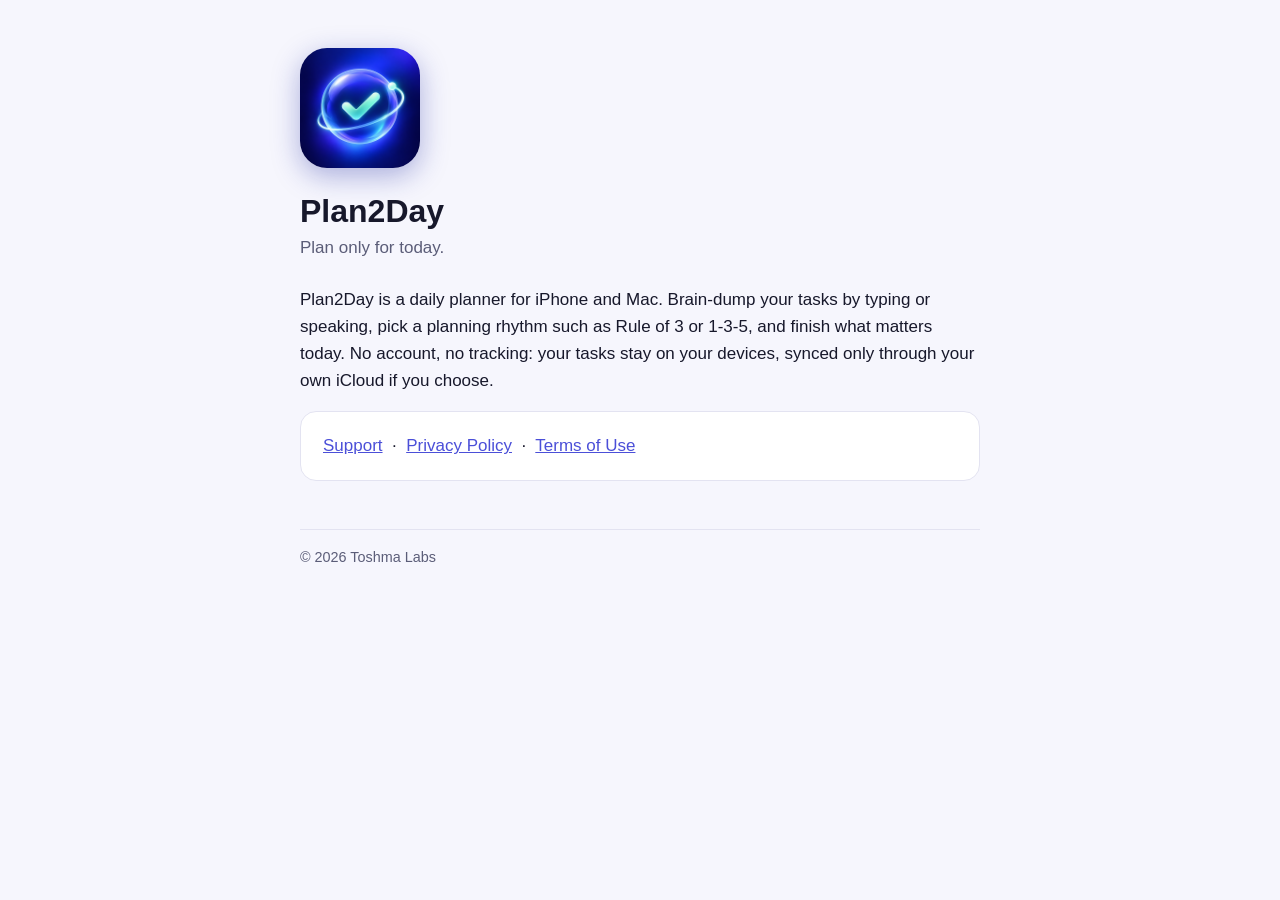
<file: index.html>
<!DOCTYPE html>
<html lang="en">
<head>
<meta charset="utf-8">
<meta name="viewport" content="width=device-width, initial-scale=1">
<title>Plan2Day — Plan only for today</title>
<meta name="description" content="Plan2Day is a private daily planner for iPhone. Brain-dump your tasks, pick a planning rhythm, and finish what matters today.">
<link rel="icon" type="image/png" href="favicon.png">
<link rel="apple-touch-icon" href="apple-touch-icon.png">
<link rel="stylesheet" href="style.css">
</head>
<body>
<main>
<img class="hero-icon" src="icon-512.png" alt="Plan2Day app icon">
<h1>Plan2Day</h1>
<p class="meta">Plan only for today.</p>
<p>Plan2Day is a daily planner for iPhone and Mac. Brain-dump your tasks by typing or speaking, pick a planning rhythm such as Rule of 3 or 1-3-5, and finish what matters today. No account, no tracking: your tasks stay on your devices, synced only through your own iCloud if you choose.</p>
<div class="card">
<a href="support/">Support</a> &nbsp;·&nbsp; <a href="privacy/">Privacy Policy</a> &nbsp;·&nbsp; <a href="terms/">Terms of Use</a>
</div>
<footer>© 2026 Toshma Labs</footer>
</main>
</body>
</html>
</file>
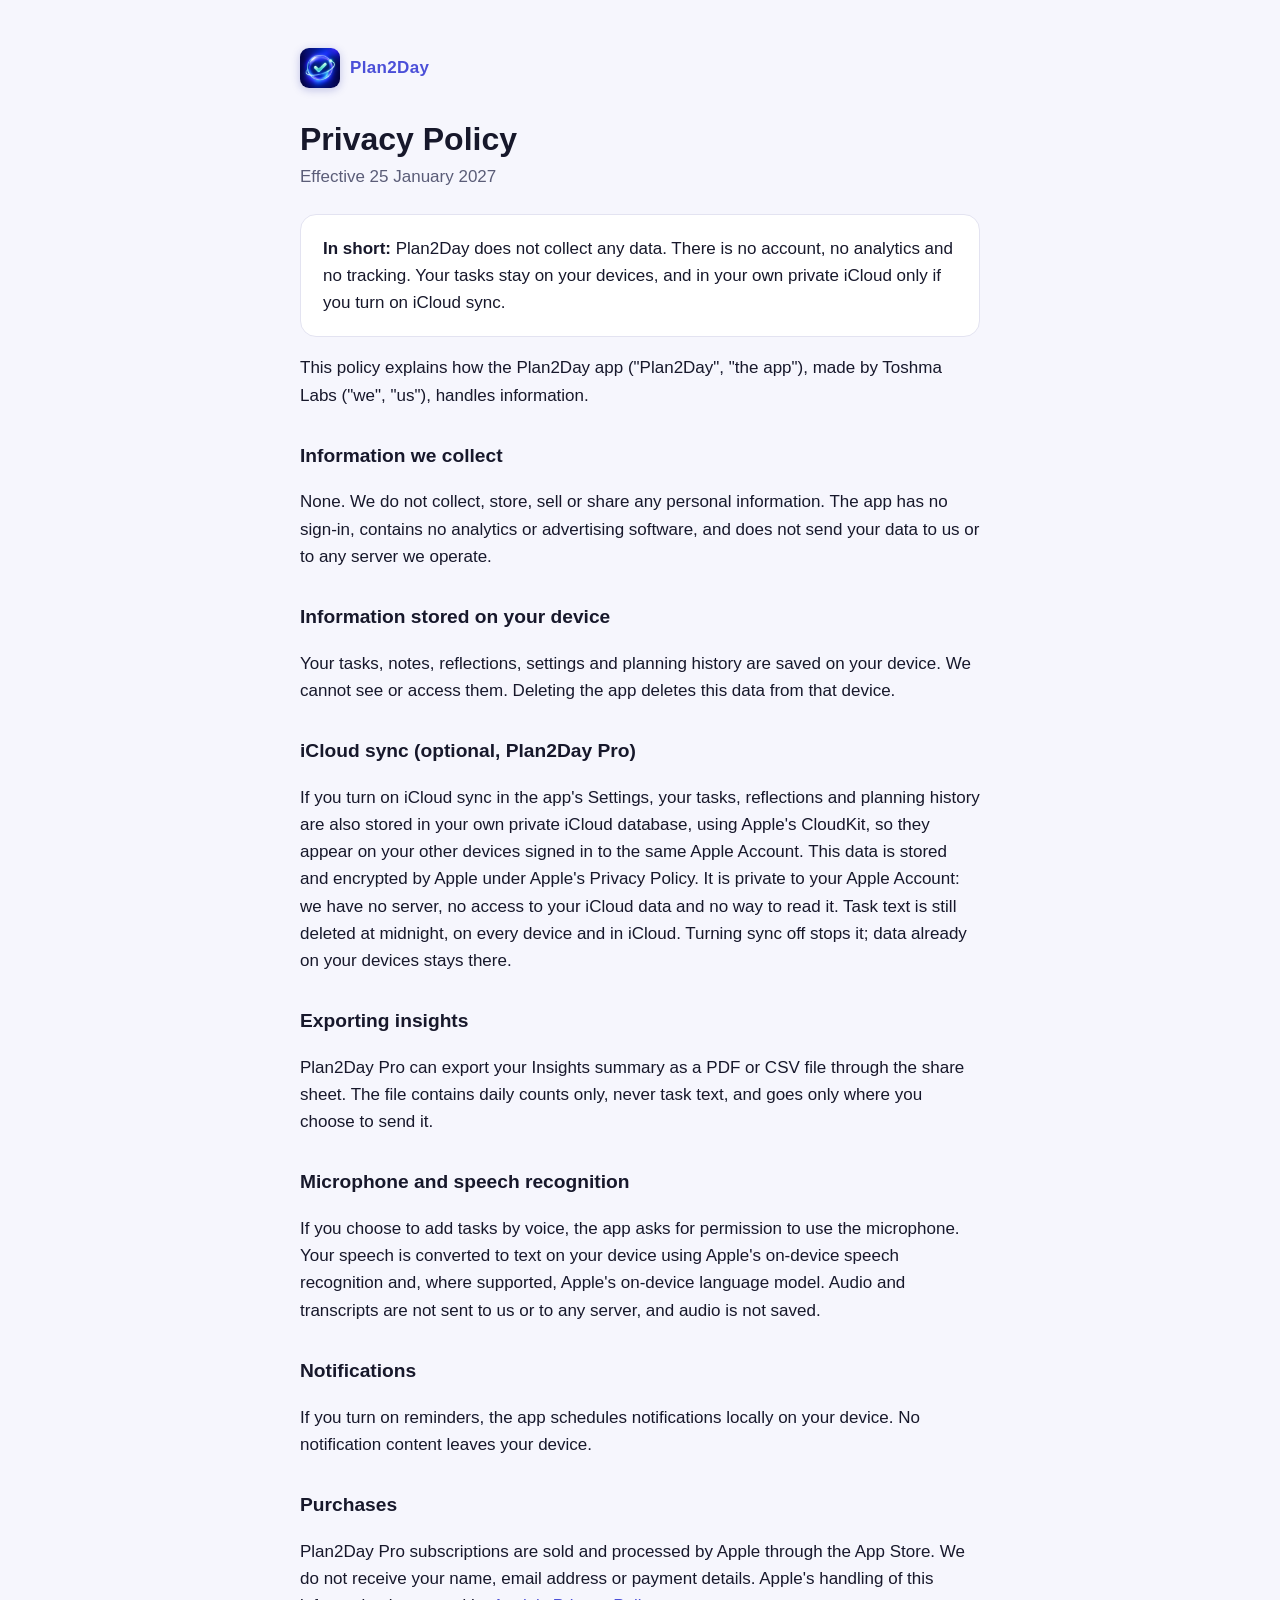
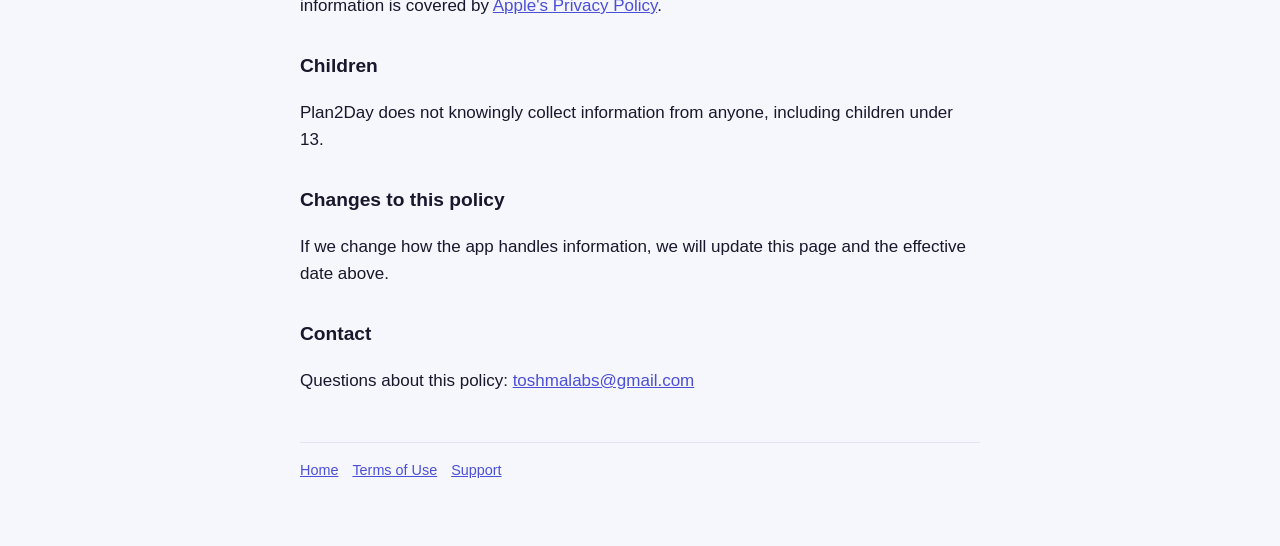
<file: privacy/index.html>
<!DOCTYPE html>
<html lang="en">
<head>
<meta charset="utf-8">
<meta name="viewport" content="width=device-width, initial-scale=1">
<title>Privacy Policy — Plan2Day</title>
<link rel="icon" type="image/png" href="../favicon.png">
<link rel="apple-touch-icon" href="../apple-touch-icon.png">
<link rel="stylesheet" href="../style.css">
</head>
<body>
<main>
<header><a class="brand" href="../"><img src="../icon-512.png" alt="">Plan2Day</a></header>
<h1>Privacy Policy</h1>
<p class="meta">Effective 25 January 2027</p>

<div class="card"><strong>In short:</strong> Plan2Day does not collect any data. There is no account, no analytics and no tracking. Your tasks stay on your devices, and in your own private iCloud only if you turn on iCloud sync.</div>

<p>This policy explains how the Plan2Day app ("Plan2Day", "the app"), made by Toshma Labs ("we", "us"), handles information.</p>

<h2>Information we collect</h2>
<p>None. We do not collect, store, sell or share any personal information. The app has no sign-in, contains no analytics or advertising software, and does not send your data to us or to any server we operate.</p>

<h2>Information stored on your device</h2>
<p>Your tasks, notes, reflections, settings and planning history are saved on your device. We cannot see or access them. Deleting the app deletes this data from that device.</p>

<h2>iCloud sync (optional, Plan2Day Pro)</h2>
<p>If you turn on iCloud sync in the app's Settings, your tasks, reflections and planning history are also stored in your own private iCloud database, using Apple's CloudKit, so they appear on your other devices signed in to the same Apple Account. This data is stored and encrypted by Apple under Apple's Privacy Policy. It is private to your Apple Account: we have no server, no access to your iCloud data and no way to read it. Task text is still deleted at midnight, on every device and in iCloud. Turning sync off stops it; data already on your devices stays there.</p>

<h2>Exporting insights</h2>
<p>Plan2Day Pro can export your Insights summary as a PDF or CSV file through the share sheet. The file contains daily counts only, never task text, and goes only where you choose to send it.</p>

<h2>Microphone and speech recognition</h2>
<p>If you choose to add tasks by voice, the app asks for permission to use the microphone. Your speech is converted to text on your device using Apple's on-device speech recognition and, where supported, Apple's on-device language model. Audio and transcripts are not sent to us or to any server, and audio is not saved.</p>

<h2>Notifications</h2>
<p>If you turn on reminders, the app schedules notifications locally on your device. No notification content leaves your device.</p>

<h2>Purchases</h2>
<p>Plan2Day Pro subscriptions are sold and processed by Apple through the App Store. We do not receive your name, email address or payment details. Apple's handling of this information is covered by <a href="https://www.apple.com/legal/privacy/">Apple's Privacy Policy</a>.</p>

<h2>Children</h2>
<p>Plan2Day does not knowingly collect information from anyone, including children under 13.</p>

<h2>Changes to this policy</h2>
<p>If we change how the app handles information, we will update this page and the effective date above.</p>

<h2>Contact</h2>
<p>Questions about this policy: <a href="mailto:toshmalabs@gmail.com">toshmalabs@gmail.com</a></p>

<footer><a href="../">Home</a><a href="../terms/">Terms of Use</a><a href="../support/">Support</a></footer>
</main>
</body>
</html>
</file>
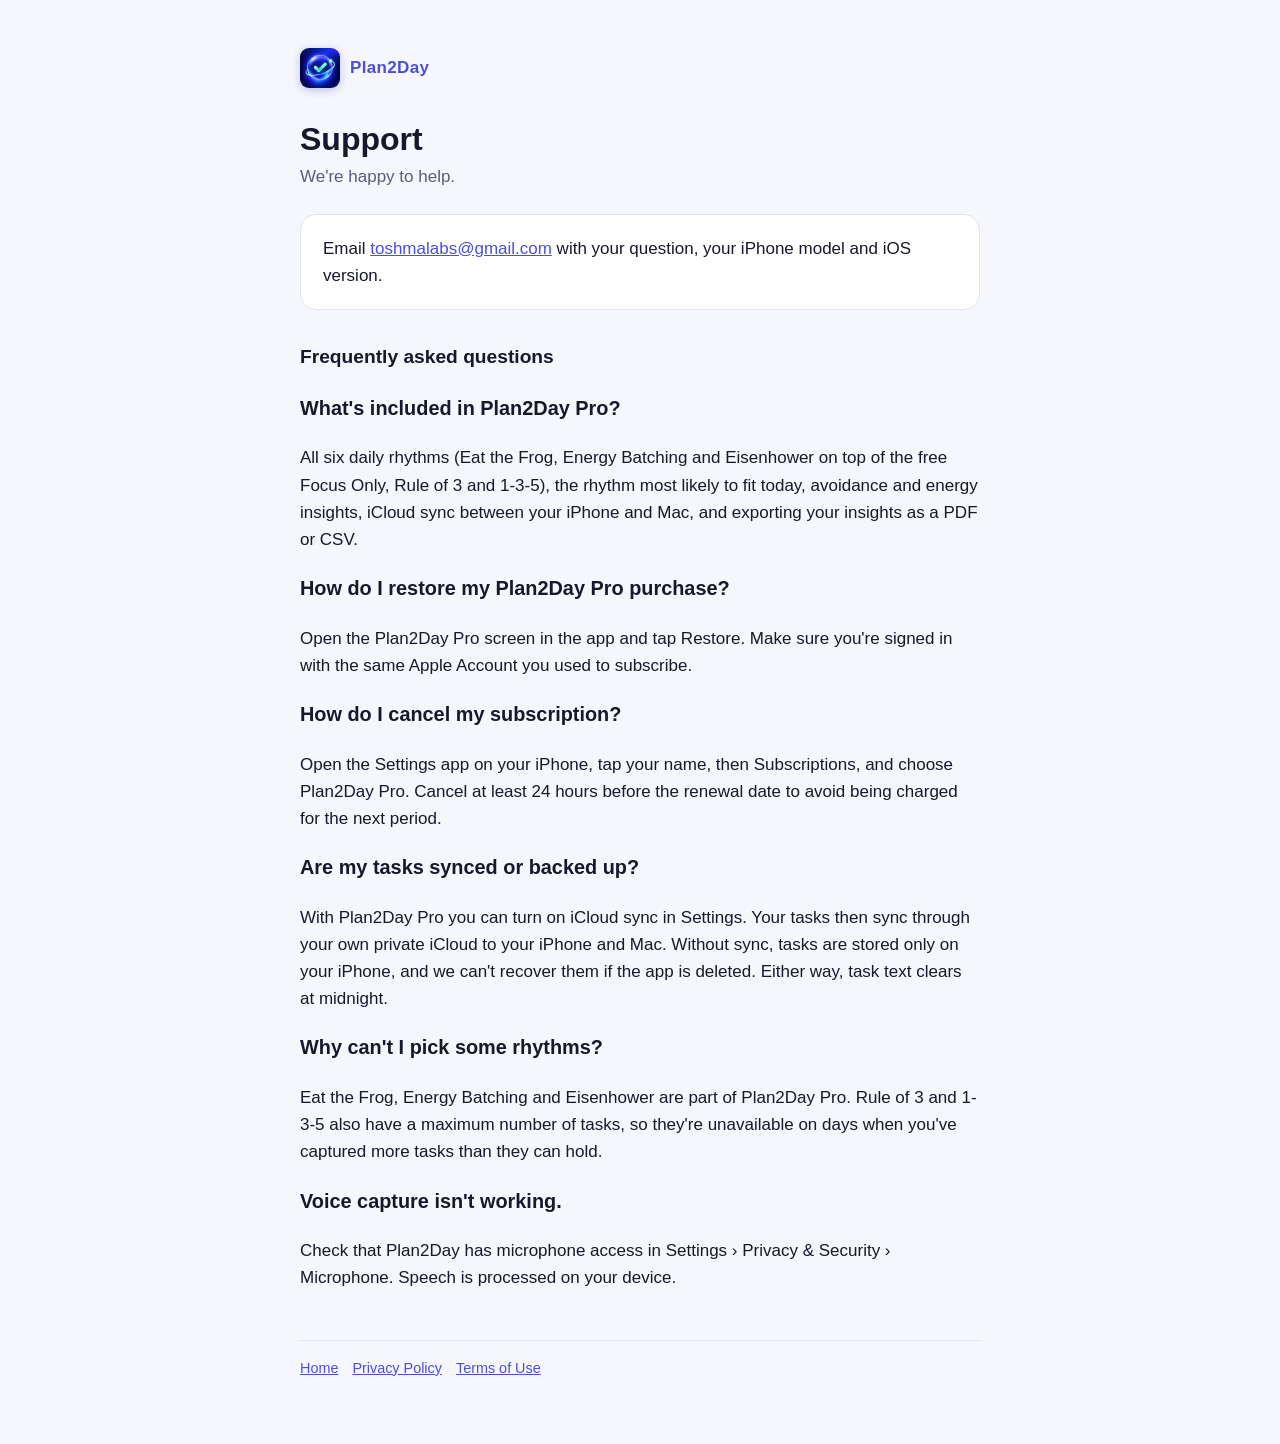
<file: support/index.html>
<!DOCTYPE html>
<html lang="en">
<head>
<meta charset="utf-8">
<meta name="viewport" content="width=device-width, initial-scale=1">
<title>Support — Plan2Day</title>
<link rel="icon" type="image/png" href="../favicon.png">
<link rel="apple-touch-icon" href="../apple-touch-icon.png">
<link rel="stylesheet" href="../style.css">
</head>
<body>
<main>
<header><a class="brand" href="../"><img src="../icon-512.png" alt="">Plan2Day</a></header>
<h1>Support</h1>
<p class="meta">We're happy to help.</p>

<div class="card">Email <a href="mailto:toshmalabs@gmail.com">toshmalabs@gmail.com</a> with your question, your iPhone model and iOS version.</div>

<h2>Frequently asked questions</h2>

<h3>What's included in Plan2Day Pro?</h3>
<p>All six daily rhythms (Eat the Frog, Energy Batching and Eisenhower on top of the free Focus Only, Rule of 3 and 1-3-5), the rhythm most likely to fit today, avoidance and energy insights, iCloud sync between your iPhone and Mac, and exporting your insights as a PDF or CSV.</p>

<h3>How do I restore my Plan2Day Pro purchase?</h3>
<p>Open the Plan2Day Pro screen in the app and tap Restore. Make sure you're signed in with the same Apple Account you used to subscribe.</p>

<h3>How do I cancel my subscription?</h3>
<p>Open the Settings app on your iPhone, tap your name, then Subscriptions, and choose Plan2Day Pro. Cancel at least 24 hours before the renewal date to avoid being charged for the next period.</p>

<h3>Are my tasks synced or backed up?</h3>
<p>With Plan2Day Pro you can turn on iCloud sync in Settings. Your tasks then sync through your own private iCloud to your iPhone and Mac. Without sync, tasks are stored only on your iPhone, and we can't recover them if the app is deleted. Either way, task text clears at midnight.</p>

<h3>Why can't I pick some rhythms?</h3>
<p>Eat the Frog, Energy Batching and Eisenhower are part of Plan2Day Pro. Rule of 3 and 1-3-5 also have a maximum number of tasks, so they're unavailable on days when you've captured more tasks than they can hold.</p>

<h3>Voice capture isn't working.</h3>
<p>Check that Plan2Day has microphone access in Settings › Privacy &amp; Security › Microphone. Speech is processed on your device.</p>

<footer><a href="../">Home</a><a href="../privacy/">Privacy Policy</a><a href="../terms/">Terms of Use</a></footer>
</main>
</body>
</html>
</file>
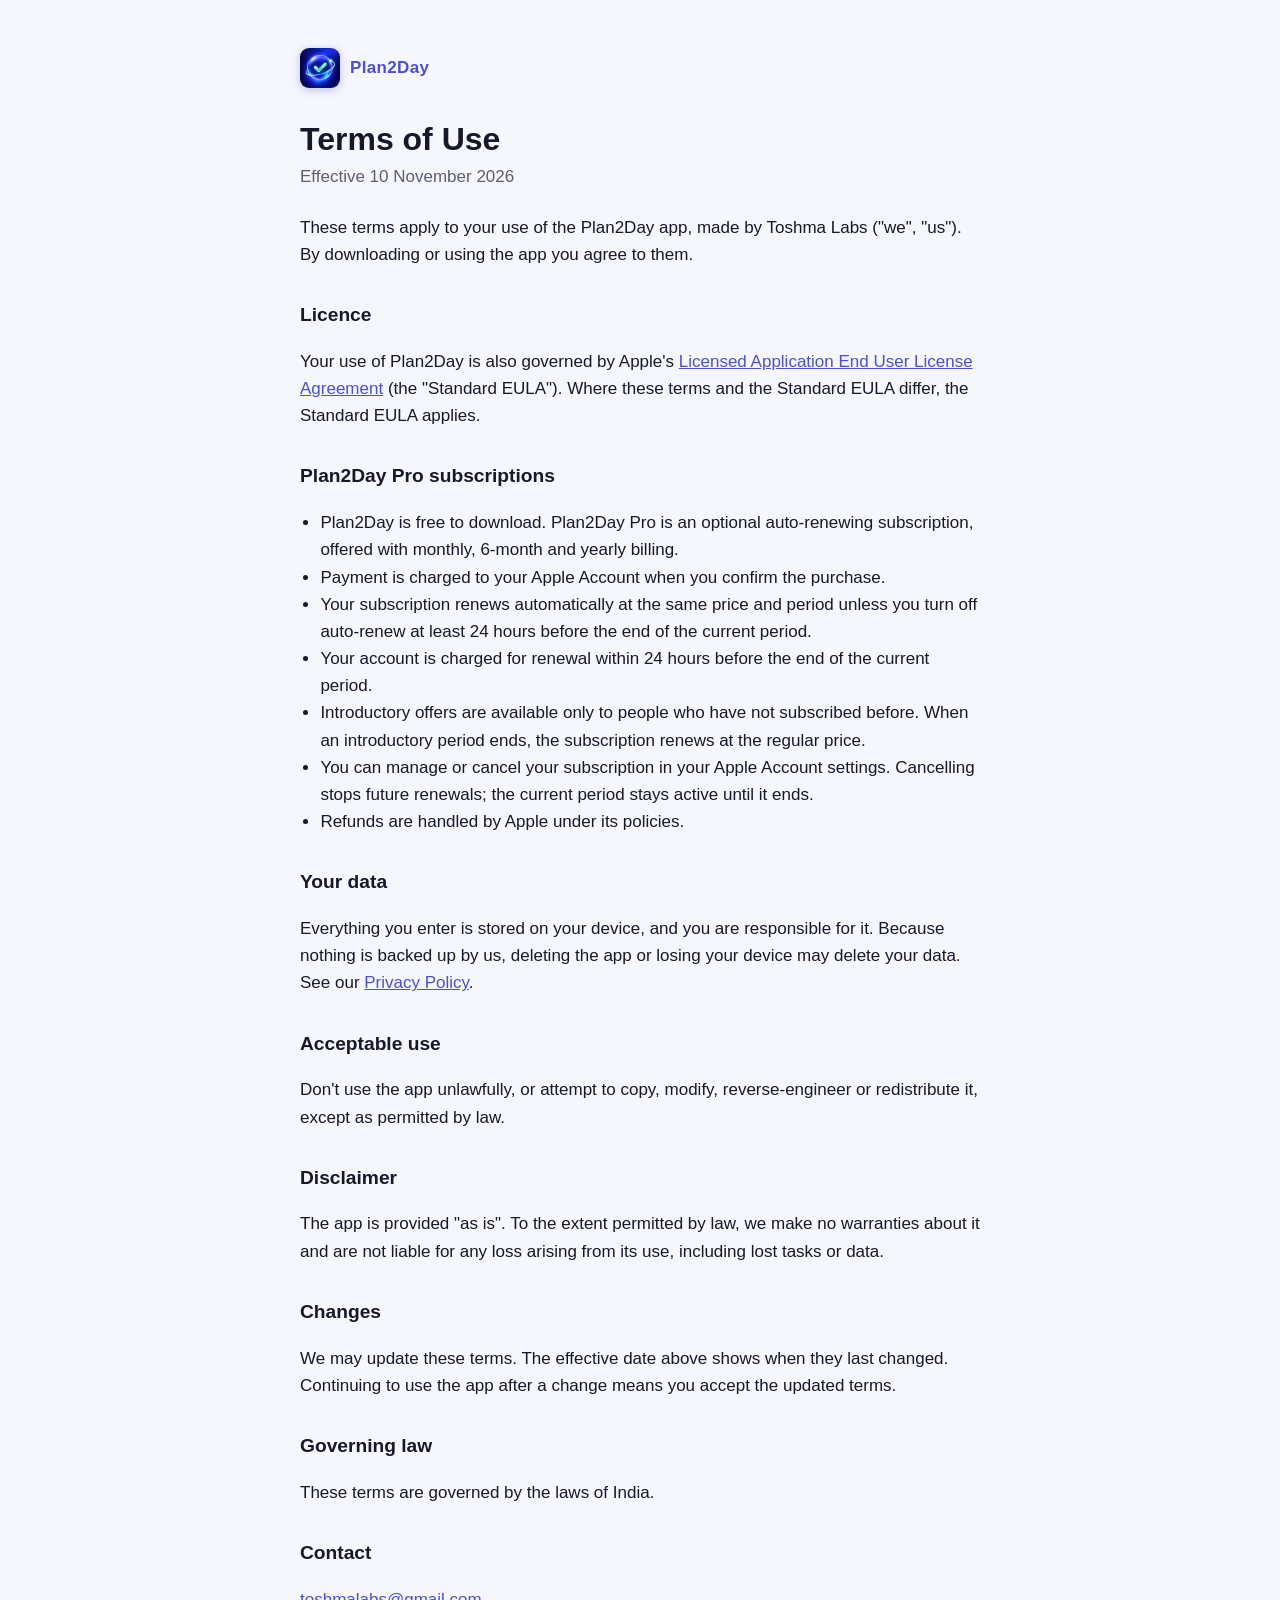
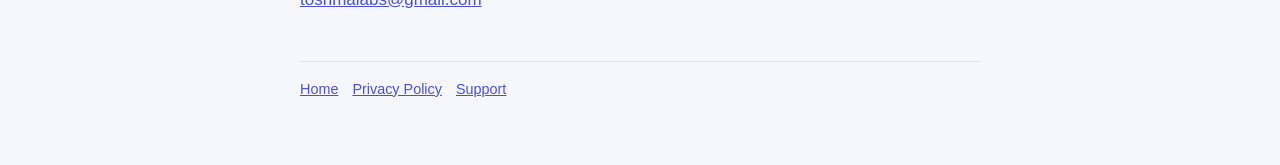
<file: terms/index.html>
<!DOCTYPE html>
<html lang="en">
<head>
<meta charset="utf-8">
<meta name="viewport" content="width=device-width, initial-scale=1">
<title>Terms of Use — Plan2Day</title>
<link rel="icon" type="image/png" href="../favicon.png">
<link rel="apple-touch-icon" href="../apple-touch-icon.png">
<link rel="stylesheet" href="../style.css">
</head>
<body>
<main>
<header><a class="brand" href="../"><img src="../icon-512.png" alt="">Plan2Day</a></header>
<h1>Terms of Use</h1>
<p class="meta">Effective 10 November 2026</p>

<p>These terms apply to your use of the Plan2Day app, made by Toshma Labs ("we", "us"). By downloading or using the app you agree to them.</p>

<h2>Licence</h2>
<p>Your use of Plan2Day is also governed by Apple's <a href="https://www.apple.com/legal/internet-services/itunes/dev/stdeula/">Licensed Application End User License Agreement</a> (the "Standard EULA"). Where these terms and the Standard EULA differ, the Standard EULA applies.</p>

<h2>Plan2Day Pro subscriptions</h2>
<ul>
<li>Plan2Day is free to download. Plan2Day Pro is an optional auto-renewing subscription, offered with monthly, 6-month and yearly billing.</li>
<li>Payment is charged to your Apple Account when you confirm the purchase.</li>
<li>Your subscription renews automatically at the same price and period unless you turn off auto-renew at least 24 hours before the end of the current period.</li>
<li>Your account is charged for renewal within 24 hours before the end of the current period.</li>
<li>Introductory offers are available only to people who have not subscribed before. When an introductory period ends, the subscription renews at the regular price.</li>
<li>You can manage or cancel your subscription in your Apple Account settings. Cancelling stops future renewals; the current period stays active until it ends.</li>
<li>Refunds are handled by Apple under its policies.</li>
</ul>

<h2>Your data</h2>
<p>Everything you enter is stored on your device, and you are responsible for it. Because nothing is backed up by us, deleting the app or losing your device may delete your data. See our <a href="../privacy/">Privacy Policy</a>.</p>

<h2>Acceptable use</h2>
<p>Don't use the app unlawfully, or attempt to copy, modify, reverse-engineer or redistribute it, except as permitted by law.</p>

<h2>Disclaimer</h2>
<p>The app is provided "as is". To the extent permitted by law, we make no warranties about it and are not liable for any loss arising from its use, including lost tasks or data.</p>

<h2>Changes</h2>
<p>We may update these terms. The effective date above shows when they last changed. Continuing to use the app after a change means you accept the updated terms.</p>

<h2>Governing law</h2>
<p>These terms are governed by the laws of India.</p>

<h2>Contact</h2>
<p><a href="mailto:toshmalabs@gmail.com">toshmalabs@gmail.com</a></p>

<footer><a href="../">Home</a><a href="../privacy/">Privacy Policy</a><a href="../support/">Support</a></footer>
</main>
</body>
</html>
</file>
<file: style.css>
:root{--ink:#17182B;--muted:#5b5d78;--bg:#F6F6FD;--card:#fff;--accent:#4B4FD8;--line:#e3e3f1}
@media (prefers-color-scheme:dark){:root{--ink:#ECECF8;--muted:#a3a5c4;--bg:#17182B;--card:#202443;--accent:#9DA0FF;--line:#2f3358}}
*{box-sizing:border-box}
body{margin:0;font:17px/1.6 -apple-system,BlinkMacSystemFont,"Segoe UI",Roboto,Helvetica,Arial,sans-serif;background:var(--bg);color:var(--ink)}
main{max-width:720px;margin:0 auto;padding:48px 20px 64px}
header a{color:var(--accent);text-decoration:none;font-weight:700;letter-spacing:.02em}
h1{font-size:2rem;line-height:1.2;margin:24px 0 4px}
h2{font-size:1.2rem;margin:32px 0 8px}
.meta{color:var(--muted);margin:0 0 24px}
a{color:var(--accent)}
.card{background:var(--card);border:1px solid var(--line);border-radius:16px;padding:20px 22px;margin:16px 0}
ul{padding-left:1.2em}
footer{margin-top:48px;color:var(--muted);font-size:.9rem;border-top:1px solid var(--line);padding-top:16px}
footer a{margin-right:14px}
.brand{display:inline-flex;align-items:center;gap:10px}
.brand img{width:40px;height:40px;border-radius:9px;box-shadow:0 2px 8px rgba(30,40,160,.25)}
.hero-icon{width:120px;height:120px;border-radius:27px;box-shadow:0 8px 28px rgba(30,40,160,.35);display:block}
</file>
